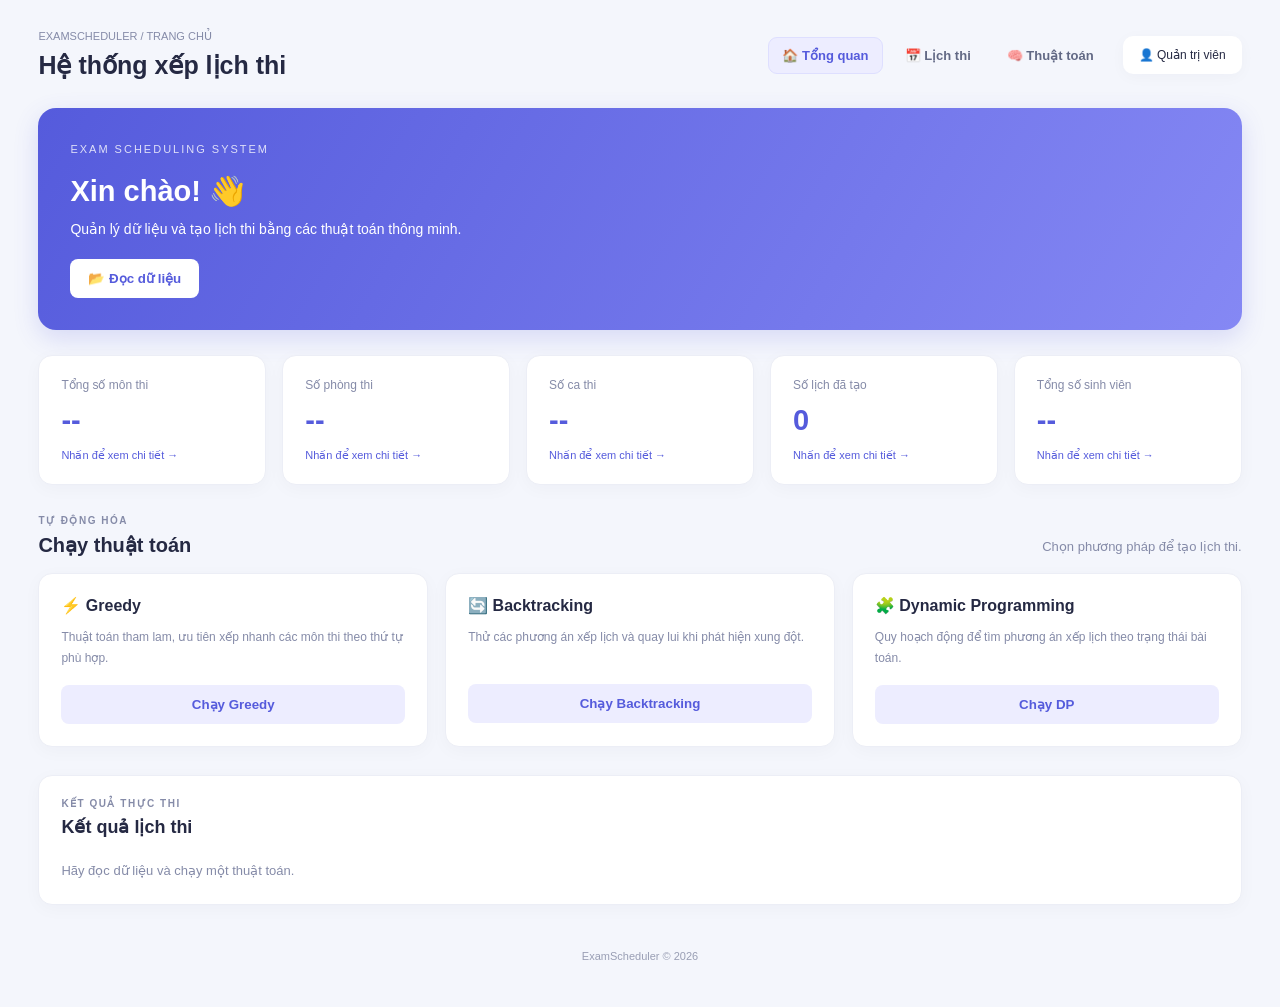
<file: web/index.html>
<!DOCTYPE html>
<html lang="vi">
<head>
    <meta charset="UTF-8">
    <meta name="viewport" content="width=device-width, initial-scale=1.0">
    <meta name="theme-color" content="#555bdc">
    <title>ExamScheduler - Quản lý lịch thi</title>
    <link rel="stylesheet" href="style.css">
</head>
<body>
    <main>
        <header class="app-header">
            <div class="header-brand">
                <p>EXAMSCHEDULER / TRANG CHỦ</p>
                <h1>Hệ thống xếp lịch thi</h1>
            </div>

            <nav class="top-nav" aria-label="Điều hướng chính">
                <button type="button" class="nav-button active" data-page="home"
                        onclick="showPage('home')">🏠 Tổng quan</button>
                <button type="button" class="nav-button" data-page="schedule"
                        onclick="showPage('schedule')">📅 Lịch thi</button>
                <button type="button" class="nav-button" data-page="algorithm"
                        onclick="showPage('algorithm')">🧠 Thuật toán</button>
            </nav>

            <span class="admin-label">👤 Quản trị viên</span>
        </header>

        <section id="home" class="page">
            <div class="welcome">
                <p>EXAM SCHEDULING SYSTEM</p>
                <h2>Xin chào! 👋</h2>
                <p>Quản lý dữ liệu và tạo lịch thi bằng các thuật toán thông minh.</p>
                <button class="primary" type="button" onclick="loadData()">📂 Đọc dữ liệu</button>
            </div>

            <div class="stats">
                <button class="card stat-card" type="button" onclick="showStatistics('courses')">
                    <p>Tổng số môn thi</p>
                    <h2 id="courses">--</h2>
                    <span>Nhấn để xem chi tiết →</span>
                </button>

                <button class="card stat-card" type="button" onclick="showStatistics('rooms')">
                    <p>Số phòng thi</p>
                    <h2 id="rooms">--</h2>
                    <span>Nhấn để xem chi tiết →</span>
                </button>

                <button class="card stat-card" type="button" onclick="showStatistics('slots')">
                    <p>Số ca thi</p>
                    <h2 id="slots">--</h2>
                    <span>Nhấn để xem chi tiết →</span>
                </button>

                <button class="card stat-card" type="button" onclick="showStatistics('schedules')">
                    <p>Số lịch đã tạo</p>
                    <h2 id="total">0</h2>
                    <span>Nhấn để xem chi tiết →</span>
                </button>

                <button class="card stat-card" type="button" onclick="showStatistics('students')">
                    <p>Tổng số sinh viên</p>
                    <h2 id="students">--</h2>
                    <span>Nhấn để xem chi tiết →</span>
                </button>
            </div>

            <section id="statistics-detail" class="card statistics-detail hidden">
                <div class="section-heading">
                    <div>
                        <p>THỐNG KÊ CHI TIẾT</p>
                        <h2 id="statistics-title">Chi tiết dữ liệu</h2>
                    </div>
                    <button type="button" class="close-button" onclick="closeStatistics()">
                        ✕ Đóng
                    </button>
                </div>

                <p id="statistics-description">Chọn một thẻ thống kê để xem dữ liệu.</p>

                <div class="table-container">
                    <table id="statistics-table">
                        <thead id="statistics-head"></thead>
                        <tbody id="statistics-body">
                            <tr><td>Hãy đọc dữ liệu để xem thống kê.</td></tr>
                        </tbody>
                    </table>
                </div>
            </section>

            <section class="content-section">
                <div class="section-title">
                    <div>
                        <p class="eyebrow">TỰ ĐỘNG HÓA</p>
                        <h2>Chạy thuật toán</h2>
                    </div>
                    <p class="section-hint">Chọn phương pháp để tạo lịch thi.</p>
                </div>

                <div class="algorithms">
                    <div class="card">
                        <h3>⚡ Greedy</h3>
                        <p>Thuật toán tham lam, ưu tiên xếp nhanh các môn thi theo thứ tự phù hợp.</p>
                        <button type="button" onclick="runAlgorithm('greedy')">Chạy Greedy</button>
                    </div>

                    <div class="card">
                        <h3>🔄 Backtracking</h3>
                        <p>Thử các phương án xếp lịch và quay lui khi phát hiện xung đột.</p>
                        <button type="button" onclick="runAlgorithm('backtracking')">Chạy Backtracking</button>
                    </div>

                    <div class="card">
                        <h3>🧩 Dynamic Programming</h3>
                        <p>Quy hoạch động để tìm phương án xếp lịch theo trạng thái bài toán.</p>
                        <button type="button" onclick="runAlgorithm('dp')">Chạy DP</button>
                    </div>
                </div>
            </section>

            <section class="card results">
                <div class="section-title results-heading">
                    <div>
                        <p class="eyebrow">KẾT QUẢ THỰC THI</p>
                        <h2>Kết quả lịch thi</h2>
                    </div>
                </div>
                <p id="message" role="status" aria-live="polite">Hãy đọc dữ liệu và chạy một thuật toán.</p>
                <div id="result"></div>
            </section>
        </section>

        <section id="schedule" class="page hidden">
            <section class="card schedule-page-card">
                <div class="section-title">
                    <div>
                        <p class="eyebrow">TRA CỨU VÀ THEO DÕI</p>
                        <h2>📅 Lịch thi theo phòng</h2>
                    </div>
                </div>
                <p class="page-description">
                    Chọn phòng thi trong bộ lọc để xem các môn, thời gian thi và danh sách sinh viên tương ứng.
                </p>
                <div id="schedule-result"></div>
            </section>
        </section>

        <section id="algorithm" class="page hidden">
            <section class="card algorithm-info-card">
                <p class="eyebrow">CÁC PHƯƠNG PHÁP XẾP LỊCH</p>
                <h2>🧠 Thuật toán</h2>
                <p>Hệ thống hỗ trợ ba phương pháp: Greedy, Backtracking và Dynamic Programming.</p>
                <p>Quay lại trang Tổng quan để chọn thuật toán và chạy thử trên dữ liệu hiện tại.</p>
                <button class="primary primary-filled" type="button" onclick="showPage('home')">
                    Về trang tổng quan
                </button>
            </section>
        </section>

        <footer>ExamScheduler © 2026</footer>
    </main>

    <script src="script.js"></script>
    <script>
        const originalShowPage = window.showPage;

        window.showPage = function(page) {
            originalShowPage(page);

            document.querySelectorAll(".nav-button").forEach(button => {
                const active = button.dataset.page === page;
                button.classList.toggle("active", active);

                if (active) {
                    button.setAttribute("aria-current", "page");
                } else {
                    button.removeAttribute("aria-current");
                }
            });
        };
    </script>
</body>
</html>
</file>
<file: web/style.css>
* {
    box-sizing: border-box;
    margin: 0;
    padding: 0;
}

:root {
    --primary: #555bdc;
    --primary-dark: #4248c4;
    --primary-light: #ededff;
    --background: #f4f6fc;
    --text: #252943;
    --muted: #858ba8;
    --border: #eceef6;
    --success: #15885b;
}

html {
    width: 100%;
    min-height: 100%;
}

body {
    font-family: "Segoe UI", Arial, sans-serif;
    background: var(--background);
    color: var(--text);
    min-height: 100vh;
    overflow-x: hidden;
}

button {
    font-family: inherit;
    cursor: pointer;
}

button:focus-visible {
    outline: 3px solid #9b9fff;
    outline-offset: 3px;
}

.sidebar {
    display: none !important;
}

main {
    width: 100%;
    max-width: 1600px;
    min-width: 0;
    margin: 0 auto;
    padding: 30px clamp(18px, 3vw, 48px);
}

header {
    display: flex;
    justify-content: space-between;
    align-items: center;
    gap: 15px;
    margin-bottom: 28px;
}

header p {
    color: var(--muted);
    font-size: 11px;
    margin-bottom: 8px;
}

header h1 {
    font-size: 25px;
}

header span {
    background: white;
    padding: 12px 16px;
    border-radius: 10px;
    font-size: 12px;
    box-shadow: 0 3px 15px #25294308;
    white-space: nowrap;
}

.welcome {
    background: linear-gradient(120deg, #555bdc, #8588f4);
    padding: 32px;
    border-radius: 18px;
    color: white;
    margin-bottom: 25px;
    box-shadow: 0 8px 25px #555bdc30;
}

.welcome > p:first-child {
    font-size: 11px;
    letter-spacing: 2px;
    opacity: 0.8;
}

.welcome h2 {
    font-size: 29px;
    margin: 15px 0 10px;
}

.welcome p {
    line-height: 1.7;
    font-size: 14px;
}

.primary {
    background: white;
    color: var(--primary);
    border: none;
    padding: 12px 18px;
    border-radius: 8px;
    margin-top: 18px;
    font-weight: 700;
    transition: background 0.2s, transform 0.2s;
}

.primary:hover {
    background: #ededff;
    transform: translateY(-2px);
}

.stats {
    display: grid;
    grid-template-columns: repeat(5, minmax(0, 1fr));
    gap: 16px;
    margin-bottom: 30px;
}

.card {
    background: white;
    border-radius: 14px;
    padding: 22px;
    box-shadow: 0 4px 18px #25294308;
    border: 1px solid var(--border);
}

.stat-card {
    display: block;
    width: 100%;
    min-width: 0;
    text-align: left;
    color: var(--text);
    transition: transform 0.2s, box-shadow 0.2s, border-color 0.2s;
}

.stat-card:hover {
    transform: translateY(-4px);
    border-color: #c7c9ff;
    box-shadow: 0 10px 25px #555bdc1c;
}

.stat-card p {
    font-size: 12px;
    color: var(--muted);
    margin-bottom: 12px;
}

.stat-card h2 {
    font-size: 29px;
    color: var(--primary);
    margin-bottom: 12px;
}

.stat-card span {
    display: block;
    font-size: 11px;
    color: var(--primary);
}

.statistics-detail {
    margin: 0 0 30px;
    padding: 25px;
    scroll-margin-top: 20px;
    animation: appear 0.25s ease-out;
}

.section-heading {
    display: flex;
    justify-content: space-between;
    align-items: center;
    gap: 15px;
    margin-bottom: 16px;
}

.section-heading > div > p {
    font-size: 11px;
    letter-spacing: 1.5px;
    color: var(--muted);
    margin-bottom: 8px;
}

.section-heading h2 {
    font-size: 21px;
}

.statistics-detail > p {
    color: var(--muted);
    font-size: 13px;
    line-height: 1.7;
    margin-bottom: 18px;
}

.close-button {
    border: none;
    border-radius: 8px;
    background: #f1f2fa;
    color: #555b75;
    padding: 10px 14px;
    font-size: 12px;
    font-weight: 600;
    white-space: nowrap;
}

.close-button:hover {
    background: #e2e4f5;
}

.table-container {
    width: 100%;
    overflow-x: auto;
    border: 1px solid var(--border);
    border-radius: 10px;
}

#statistics-table {
    width: 100%;
    min-width: 620px;
    border-collapse: collapse;
    background: white;
    font-size: 13px;
}

#statistics-table thead {
    background: #f0f1ff;
}

#statistics-table th {
    color: #4147a8;
    font-weight: 700;
    text-align: left;
    white-space: nowrap;
}

#statistics-table th,
#statistics-table td {
    padding: 14px 16px;
    border-bottom: 1px solid var(--border);
    vertical-align: middle;
}

#statistics-table tbody tr:last-child td {
    border-bottom: none;
}

#statistics-table tbody tr:hover {
    background: #f8f8ff;
}

#statistics-table tbody td:first-child {
    color: var(--muted);
    width: 55px;
}

#statistics-table td[colspan] {
    padding: 24px;
    color: var(--muted);
    text-align: center;
}

.content-section {
    margin: 8px 0 28px;
}

.section-title {
    display: flex;
    align-items: end;
    justify-content: space-between;
    flex-wrap: wrap;
    gap: 12px;
    margin-bottom: 16px;
}

.section-title h2 {
    font-size: 20px;
}

.eyebrow {
    color: var(--muted);
    font-size: 10px;
    font-weight: 700;
    letter-spacing: 1.5px;
    margin-bottom: 7px;
}

.section-hint,
.page-description {
    color: var(--muted);
    font-size: 13px;
    line-height: 1.6;
}

.algorithms {
    display: grid;
    grid-template-columns: repeat(3, minmax(0, 1fr));
    gap: 17px;
    margin-bottom: 28px;
}

.algorithms .card {
    min-width: 0;
    transition: transform 0.2s, box-shadow 0.2s;
}

.algorithms .card:hover {
    transform: translateY(-3px);
    box-shadow: 0 8px 25px #25294312;
}

.algorithms .card h3 {
    font-size: 16px;
    margin-bottom: 12px;
}

.algorithms .card p {
    font-size: 12px;
    color: var(--muted);
    line-height: 1.7;
    min-height: 40px;
}

.algorithms .card button {
    margin-top: 17px;
    width: 100%;
    background: var(--primary-light);
    color: var(--primary);
    border: none;
    padding: 12px;
    border-radius: 8px;
    font-weight: 700;
    transition: background 0.2s, transform 0.2s;
}

.algorithms .card button:hover {
    background: var(--primary);
    color: white;
    transform: translateY(-1px);
}

.results {
    margin-top: 10px;
}

.results h2 {
    font-size: 18px;
    margin-bottom: 12px;
}

.results > p {
    font-size: 13px;
    color: var(--muted);
    line-height: 1.7;
}

.result-row {
    display: flex;
    flex-wrap: wrap;
    justify-content: space-between;
    align-items: center;
    gap: 10px;
    padding: 14px 0;
    border-bottom: 1px solid var(--border);
    font-size: 13px;
}

.result-row:last-child {
    border-bottom: none;
}

.result-row strong {
    display: block;
    margin-bottom: 7px;
}

.result-row p {
    color: var(--muted);
    line-height: 1.7;
    overflow-wrap: anywhere;
}

.page {
    display: block;
}

.hidden {
    display: none !important;
}

footer {
    color: #999eb4;
    text-align: center;
    font-size: 11px;
    margin-top: 30px;
    padding: 15px;
}

@keyframes appear {
    from {
        opacity: 0;
        transform: translateY(8px);
    }
    to {
        opacity: 1;
        transform: translateY(0);
    }
}

.app-header {
    flex-wrap: wrap;
}

.header-brand {
    min-width: 220px;
}

.top-nav {
    display: flex;
    align-items: center;
    justify-content: center;
    flex-wrap: wrap;
    gap: 8px;
    margin-left: auto;
}

.nav-button {
    border: 1px solid transparent;
    border-radius: 9px;
    background: transparent;
    color: #626985;
    padding: 10px 13px;
    font-size: 13px;
    font-weight: 600;
    transition: background 0.2s, color 0.2s, border-color 0.2s;
}

.nav-button:hover,
.nav-button.active {
    background: var(--primary-light);
    border-color: #dedfff;
    color: var(--primary);
}

.admin-label {
    flex-shrink: 0;
}

.results-heading {
    align-items: center;
    margin-bottom: 10px;
}

.schedule-page-card,
.algorithm-info-card {
    padding: clamp(20px, 3vw, 30px);
}

.algorithm-info-card h2 {
    margin-bottom: 14px;
}

.algorithm-info-card > p:not(.eyebrow) {
    color: var(--muted);
    font-size: 14px;
    line-height: 1.7;
    margin-bottom: 8px;
}

.primary-filled {
    background: var(--primary);
    color: white;
}

.primary-filled:hover {
    background: var(--primary-dark);
    color: white;
}

/* Bo cuc loc lich thi */
.schedule-toolbar {
    display: flex;
    flex-wrap: wrap;
    align-items: center;
    gap: 12px;
    margin: 20px 0;
}

.schedule-toolbar label {
    color: var(--text);
    font-size: 13px;
    font-weight: 600;
}

.room-filter-select {
    padding: 10px 14px;
    border: 1px solid var(--border);
    border-radius: 8px;
    background: white;
    color: var(--text);
    min-width: 160px;
}

.schedule-filter-summary {
    color: var(--muted);
    font-size: 12px;
}

.schedule-card {
    display: block;
    padding: 18px 0;
}

.schedule-card-info {
    margin-bottom: 12px;
}

.schedule-card-title {
    font-size: 14px;
}

.schedule-card-info p {
    margin-top: 5px;
    font-size: 12px;
}

.schedule-student-count {
    color: var(--primary) !important;
    font-weight: 700;
}

.student-toggle-button,
.load-more-button {
    border: none;
    border-radius: 8px;
    background: var(--primary-light);
    color: var(--primary);
    padding: 10px 14px;
    font-size: 12px;
    font-weight: 700;
    transition: background 0.2s;
}

.student-toggle-button:hover,
.load-more-button:hover {
    background: var(--primary);
    color: white;
}

.schedule-students {
    margin-top: 15px;
    padding: 15px;
    background: #fafaff;
    border: 1px solid var(--border);
    border-radius: 10px;
}

.student-list-table {
    width: 100%;
    border-collapse: collapse;
    font-size: 12px;
}

.student-list-table th,
.student-list-table td {
    text-align: left;
    padding: 11px;
    border-bottom: 1px solid var(--border);
}

.student-list-table th {
    background: #f0f1ff;
    color: #4147a8;
}

.student-list-empty,
.empty-state {
    padding: 20px 0;
    color: var(--muted);
    font-size: 13px;
    line-height: 1.7;
}

.load-more-button {
    display: block;
    margin: 20px auto 5px;
    padding: 12px 22px;
}

.warning-row {
    color: #b76b18;
    background: #fff8e9;
    padding: 14px;
    border-radius: 8px;
    margin-top: 15px;
}

@media (max-width: 1100px) {
    main {
        padding: 24px;
    }

    .stats {
        grid-template-columns: repeat(3, minmax(0, 1fr));
    }

    .algorithms {
        grid-template-columns: 1fr;
    }
}

@media (max-width: 900px) {
    .app-header {
        align-items: flex-start;
    }

    .top-nav {
        order: 3;
        width: 100%;
        margin-left: 0;
        justify-content: flex-start;
    }

    .admin-label {
        margin-left: auto;
    }
}

@media (max-width: 650px) {
    main {
        padding: 18px;
    }

    header {
        align-items: flex-start;
    }

    header h1 {
        font-size: 20px;
    }

    header span {
        font-size: 10px;
        padding: 9px;
    }

    .welcome {
        padding: 23px;
    }

    .welcome h2 {
        font-size: 25px;
    }

    .stats {
        grid-template-columns: repeat(2, minmax(0, 1fr));
        gap: 10px;
    }

    .stat-card {
        padding: 16px;
    }

    .stat-card h2 {
        font-size: 25px;
    }

    .stat-card span {
        font-size: 10px;
    }

    .statistics-detail {
        padding: 16px;
    }

    .section-heading {
        align-items: flex-start;
    }

    .section-heading h2 {
        font-size: 18px;
    }

    .close-button {
        padding: 9px;
    }

    .algorithms {
        grid-template-columns: 1fr;
    }

    .card {
        padding: 18px;
    }

    .app-header {
        gap: 12px;
    }

    .top-nav {
        gap: 5px;
    }

    .nav-button {
        padding: 9px 10px;
        font-size: 12px;
    }

    .section-title {
        align-items: flex-start;
    }
}

@media (max-width: 380px) {
    .stats {
        grid-template-columns: 1fr;
    }

    header {
        flex-direction: column;
    }

    .section-heading {
        flex-direction: column;
    }
}
</file>
